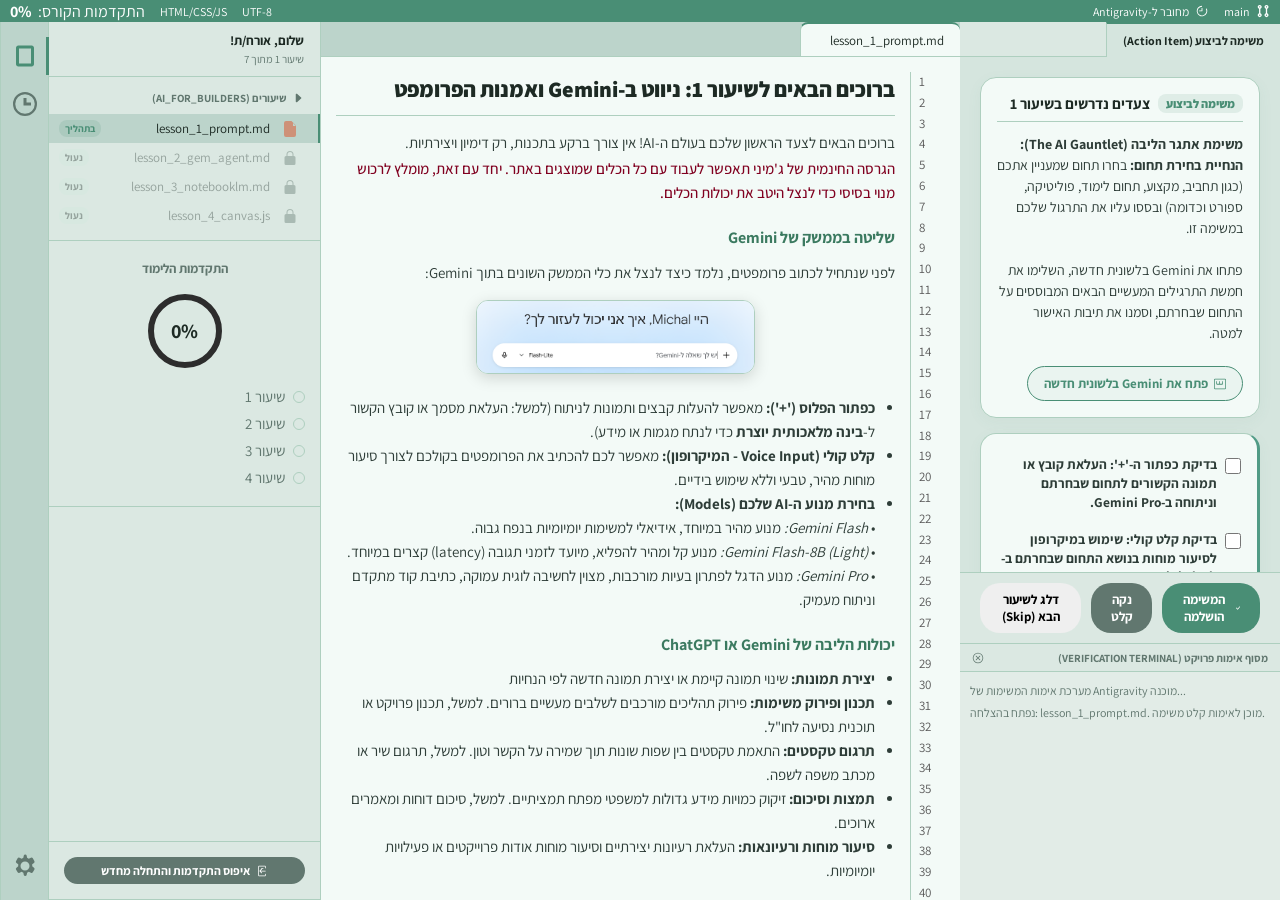
<file: index.html>
<!DOCTYPE html>
<html lang="he" dir="rtl">
<head>
    <meta charset="UTF-8">
    <meta name="viewport" content="width=device-width, initial-scale=1.0">
    <title>AI ליוצרים: מפרומפט למוצר | AI for Builders</title>
    <!-- Google Fonts: Assistant for Hebrew, Fira Code for code snippets -->
    <link rel="preconnect" href="https://fonts.googleapis.com">
    <link rel="preconnect" href="https://fonts.gstatic.com" crossorigin>
    <link href="https://fonts.googleapis.com/css2?family=Assistant:wght@300;400;600;700;800&family=Fira+Code:wght@400;500;700&display=swap" rel="stylesheet">
    <link rel="stylesheet" href="styles.css">
</head>
<body class="ide-theme-vscode">
    <div class="app-container">
        <!-- Status Bar at the very bottom -->
        <footer class="ide-status-bar">
            <div class="status-left">
                <span class="status-item git-branch">
                    <svg class="icon" viewBox="0 0 16 16" width="14" height="14"><path fill="currentColor" d="M5 3.25a.75.75 0 1 1-1.5 0 .75.75 0 0 1 1.5 0zm0 2.122a2.25 2.25 0 1 0-1.5 0v5.256a2.251 2.251 0 1 0 1.5 0V5.372zm-1.5 7.378a.75.75 0 1 1 1.5 0 .75.75 0 0 1-1.5 0zm9.25-9.5a.75.75 0 1 1-1.5 0 .75.75 0 0 1 1.5 0zm0 2.122a2.25 2.25 0 1 0-1.5 0v5.256a2.251 2.251 0 1 0 1.5 0V5.372zm-1.5 7.378a.75.75 0 1 1 1.5 0 .75.75 0 0 1-1.5 0z"></path></svg>
                    <span>main</span>
                </span>
                <span class="status-item sync-status">
                    <svg class="icon spin" viewBox="0 0 16 16" width="14" height="14"><path fill="currentColor" d="M8 3a5 5 0 1 0 4.546 2.914.5.5 0 0 1 .908-.417A6 6 0 1 1 8 2v1z"></path><path fill="currentColor" d="M8 4.4a.5.5 0 0 1 .5.5v3a.5.5 0 0 1-.5.5H5a.5.5 0 0 1 0-1h2.5V4.9a.5.5 0 0 1 .5-.5z"></path></svg>
                    <span id="sync-text">מחובר ל-Antigravity</span>
                </span>
            </div>
            <div class="status-right">
                <span class="status-item">UTF-8</span>
                <span class="status-item">HTML/CSS/JS</span>
                <span class="status-item project-progress-percent">התקדמות הקורס: <strong id="progress-percent">0%</strong></span>
            </div>
        </footer>

        <!-- Main IDE Layout -->
        <main class="ide-workspace">
            
            <!-- 1. Activity Bar (RTL rightmost panel) -->
            <nav class="ide-activity-bar">
                <div class="activity-top">
                    <button class="activity-btn active" data-tab="explorer" title="סייר קבצים (שיעורים)">
                        <svg viewBox="0 0 16 16" width="24" height="24"><path fill="currentColor" d="M12.5 1h-9c-.8 0-1.5.7-1.5 1.5v11c0 .8.7 1.5 1.5 1.5h9c.8 0 1.5-.7 1.5-1.5v-11c0-.8-.7-1.5-1.5-1.5zm-.5 12h-8V3h8v10z"></path></svg>
                    </button>
                    <button class="activity-btn" id="btn-progress-sidebar" title="מדד התקדמות">
                        <svg viewBox="0 0 16 16" width="24" height="24"><path fill="currentColor" d="M8 0a8 8 0 1 0 8 8A8 8 0 0 0 8 0zm0 14.5a6.5 6.5 0 1 1 6.5-6.5 6.51 6.51 0 0 1-6.5 6.5zM9 4H7v5h5V7H9z"></path></svg>
                    </button>
                </div>
                <div class="activity-bottom">
                    <button class="activity-btn" id="btn-settings" title="הגדרות עיצוב">
                        <svg viewBox="0 0 16 16" width="24" height="24"><path fill="currentColor" d="M9.1 1.046a1 1 0 0 0-1.9 0l-.3 1.503a5.53 5.53 0 0 0-1.12.647l-1.393-.687a1 1 0 0 0-1.3.364l-1 1.732a1 1 0 0 0 .22 1.348l1.192.937a5.57 5.57 0 0 0 0 1.298l-1.192.937a1 1 0 0 0-.22 1.348l1 1.732a1 1 0 0 0 1.3.364l1.393-.687a5.53 5.53 0 0 0 1.12.647l.3 1.503a1 1 0 0 0 1.9 0l.3-1.503a5.53 5.53 0 0 0 1.12-.647l1.393.687a1 1 0 0 0 1.3-.364l1-1.732a1 1 0 0 0-.22-1.348l-1.192-.937a5.57 5.57 0 0 0 0-1.298l1.192-.937a1 1 0 0 0 .22-1.348l-1-1.732a1 1 0 0 0-1.3-.364l-1.393.687a5.53 5.53 0 0 0-1.12-.647L9.1 1.046zM8 11a3 3 0 1 1 0-6 3 3 0 0 1 0 6z"></path></svg>
                    </button>
                </div>
            </nav>

            <!-- 2. Sidebar (Explorer & Lessons List) -->
            <aside class="ide-sidebar" id="explorer-sidebar">
                <div class="sidebar-header" id="sidebar-user-header">
                    <div style="font-weight: 700; color: var(--text-header); font-size: 13px;"><span id="sidebar-username">טוען...</span></div>
                    <div style="font-size: 11px; color: var(--text-muted); margin-top: 3px;">שיעור <span id="sidebar-lesson-count">1</span> מתוך 7</div>
                </div>
                <div class="sidebar-section">
                    <div class="section-title">
                        <svg class="icon dropdown-icon" viewBox="0 0 16 16" width="12" height="12"><path fill="currentColor" d="M12.14 8.753l-5.482 4.796c-.646.566-1.658.106-1.658-.753V3.204a1 1 0 0 1 1.659-.753l5.48 4.796a1 1 0 0 1 0 1.506z"></path></svg>
                        <span>שיעורים (AI_FOR_BUILDERS)</span>
                    </div>
                    <ul class="file-list" id="lessons-list">
                        <!-- Populated by JS with locking logic -->
                    </ul>
                </div>

                <!-- Course Progress Visualizer inside Sidebar -->
                <div class="sidebar-section progress-section">
                    <div class="section-title">
                        <span>התקדמות הלימוד</span>
                    </div>
                    <div class="progress-container-sidebar">
                        <div class="progress-radial">
                            <svg class="progress-ring" width="80" height="80">
                                <circle class="progress-ring__circle-bg" stroke="#2d2d2d" stroke-width="6" fill="transparent" r="34" cx="40" cy="40"/>
                                <circle class="progress-ring__circle" id="radial-progress-bar" stroke="var(--accent-color)" stroke-width="6" fill="transparent" r="34" cx="40" cy="40"/>
                            </svg>
                            <div class="progress-text-center" id="radial-progress-text">0%</div>
                        </div>
                        <ul class="lesson-checkmarks" id="lesson-checkmarks-list">
                            <!-- Populated by JS -->
                        </ul>
                    </div>
                </div>
                <!-- User Action Section (Persistent Log Out / Switch User) -->
                <div class="sidebar-section user-section" style="margin-top: auto; padding: 15px; border-top: 1px solid var(--border-color); display: flex; justify-content: center;">
                    <button class="btn btn-secondary" id="btn-logout" style="width: 100%; font-size: 12px; padding: 6px 12px; justify-content: center; border-radius: 20px;">
                        <svg viewBox="0 0 16 16" width="12" height="12" style="margin-left: 6px;"><path fill="currentColor" d="M12 1h-8a1 1 0 0 0-1 1v12a1 1 0 0 0 1 1h8a1 1 0 0 0 1-1v-2a.5.5 0 0 0-1 0v2H4V2h8v2a.5.5 0 0 0 1 0V2a1 1 0 0 0-1-1zm-2 3.5a.5.5 0 0 0-.5-.5h-2a.5.5 0 0 0 0 1h2a.5.5 0 0 0 .5-.5zM7.854 10.854a.5.5 0 0 0 0-.708L6.207 8.5H12.5a.5.5 0 0 0 0-1H6.207l1.647-1.646a.5.5 0 0 0-.708-.708l-2.5 2.5a.5.5 0 0 0 0 .708l2.5 2.5a.5.5 0 0 0 .708 0z"></path></svg>
                        <span>איפוס התקדמות והתחלה מחדש</span>
                    </button>
                </div>
            </aside>

            <!-- 3. Main Editor Panel (Lesson content) -->
            <section class="ide-editor-container">
                <!-- Editor Tab Bar -->
                <div class="editor-tab-bar" id="tab-bar">
                    <!-- Populated by JS based on open tabs -->
                </div>
                <!-- Editor Code Content -->
                <div class="editor-content-area" id="editor-body">
                    <!-- HTML representation of lesson Markdown, styled like VS Code editor -->
                    <div class="editor-window">
                        <div class="line-numbers" id="editor-line-numbers">
                            <!-- Dynamic line numbers -->
                        </div>
                        <div class="code-viewport" id="editor-text-content">
                            <!-- Lesson Content in Hebrew, populated by JS -->
                        </div>
                    </div>
                </div>
            </section>

            <!-- 4. Split Panel (Left side in RTL: Sandbox & Terminal) -->
            <section class="ide-sandbox-container">
                <div class="panel-header">
                    <div class="tab active" id="tab-sandbox">משימה לביצוע (Action Item)</div>
                </div>
                
                <!-- Sandbox Content (contains action steps and inputs) -->
                <div class="sandbox-content" id="sandbox-viewport">
                    <!-- Dynamically injected action items (inputs/textareas) -->
                </div>

                <!-- Run Simulator Actions (Unified Submit buttons) -->
                <div class="sandbox-actions">
                    <button class="btn btn-primary" id="btn-run-code">
                        <svg viewBox="0 0 16 16" width="14" height="14" style="margin-left: 6px;"><path fill="currentColor" d="M10.97 4.97a.75.75 0 0 1 1.07 1.05l-3.99 4.99a.75.75 0 0 1-1.08.02L4.324 8.384a.75.75 0 1 1 1.06-1.06l2.094 2.093 3.473-4.425a.267.267 0 0 1 .02-.022z"></path></svg>
                        <span>המשימה הושלמה</span>
                    </button>
                    <button class="btn btn-secondary" id="btn-reset-sandbox">נקה קלט</button>
                    <button class="btn btn-skip" id="btn-skip-lesson">דלג לשיעור הבא (Skip)</button>
                </div>

                <!-- Integrated Terminal Panel (Bottom of sandbox area) -->
                <div class="ide-terminal-panel">
                    <div class="terminal-header">
                        <span class="terminal-title">מסוף אימות פרויקט (Verification Terminal)</span>
                        <div class="terminal-controls">
                            <button id="clear-terminal" title="נקה מסוף">
                                <svg viewBox="0 0 16 16" width="12" height="12"><path fill="currentColor" d="M8 15A7 7 0 1 1 8 1a7 7 0 0 1 0 14zm0-1A6 6 0 1 0 8 2a6 6 0 0 0 0 12zm2.854-8.854a.5.5 0 0 1 0 .708L8.707 8l2.147 2.146a.5.5 0 0 1-.708.708L8 8.707l-2.146 2.147a.5.5 0 0 1-.708-.708L7.293 8 5.146 5.854a.5.5 0 0 1 .708-.708L8 7.293l2.146-2.147a.5.5 0 0 1 .708 0z"></path></svg>
                            </button>
                        </div>
                    </div>
                    <div class="terminal-body" id="terminal-output">
                        <div class="terminal-line system-msg">מערכת אימות המשימות של Antigravity מוכנה...</div>
                    </div>
                </div>
            </section>

        </main>
    </div>

    <!-- Onboarding Overlay (Module 0) -->
    <div id="onboarding-overlay" class="onboarding-overlay">
        <div class="onboarding-card" style="width: 480px;">
            <div class="onboarding-header" style="text-align: center;">
                <h2 id="onboarding-title">כניסה למערכת</h2>
                <div class="onboarding-subtitle">AI ליוצרים: מפרומפט למוצר</div>
            </div>
            
            <div class="onboarding-body">
                <!-- Step 1: Login Form -->
                <div id="login-step-1" class="onboarding-form">
                    <p style="font-size: 13.5px; color: var(--text-muted); line-height: 1.5; margin-bottom: 15px; text-align: center;">
                        הקלידו שם משתמש כדי להתחיל או להמשיך את הלמידה שלכם.
                    </p>
                    <div class="form-group">
                        <label for="login-username">שם משתמש (Username):</label>
                        <input type="text" id="login-username" autocomplete="off" class="input-text-standard" placeholder="שם משתמש..." style="text-align: center; font-size: 15px; font-weight: bold; letter-spacing: 0.5px;">
                    </div>
                    <div style="display: flex; flex-direction: column; gap: 10px; margin-top: 15px;">
                        <button id="btn-login-continue" class="btn btn-primary" style="justify-content: center; padding: 10px 16px; font-weight: bold;">המשך (Continue)</button>
                        <button id="btn-login-skip" class="btn btn-secondary" style="justify-content: center; padding: 10px 16px;">דילוג ישיר לתרגול (Skip to practice)</button>
                    </div>
                </div>

                <!-- Step 2: Interests Selection (Grid of pre-defined chips) -->
                <div id="login-step-2" style="display: none; flex-direction: column; gap: 12px;">
                    <p style="font-size: 13.5px; color: var(--text-muted); line-height: 1.5; text-align: center; margin-bottom: 10px;">
                        בחרו <strong>בדיוק 5</strong> תחומי עניין מתוך הרשימה כדי להתאים אישית את תרגולי ה-AI שלכם:
                    </p>
                    
                    <div id="interests-selection-grid" class="interests-selection-grid">
                        <!-- Populated dynamically by JavaScript -->
                    </div>
                    
                    <div id="interests-counter-msg" style="text-align: center; font-size: 12.5px; color: var(--accent-color); font-weight: bold; margin-bottom: 5px;">
                        נבחרו: 0 מתוך 5
                    </div>

                    <div style="margin-top: 10px;">
                        <button id="btn-login-submit" class="btn btn-primary" style="display: none; width: 100%; justify-content: center; padding: 10px 16px; font-weight: bold; animation: slideUp 0.2s ease-out;">כניסה לקורס (Login)</button>
                    </div>
                </div>

                <div id="onboarding-error" class="onboarding-error-msg" style="display: none; margin-top: 15px;"></div>
            </div>
        </div>
    </div>

    <!-- Script loading -->
    <script src="app-v3.js?v=1.0.2"></script>
</body>
</html>
</file>
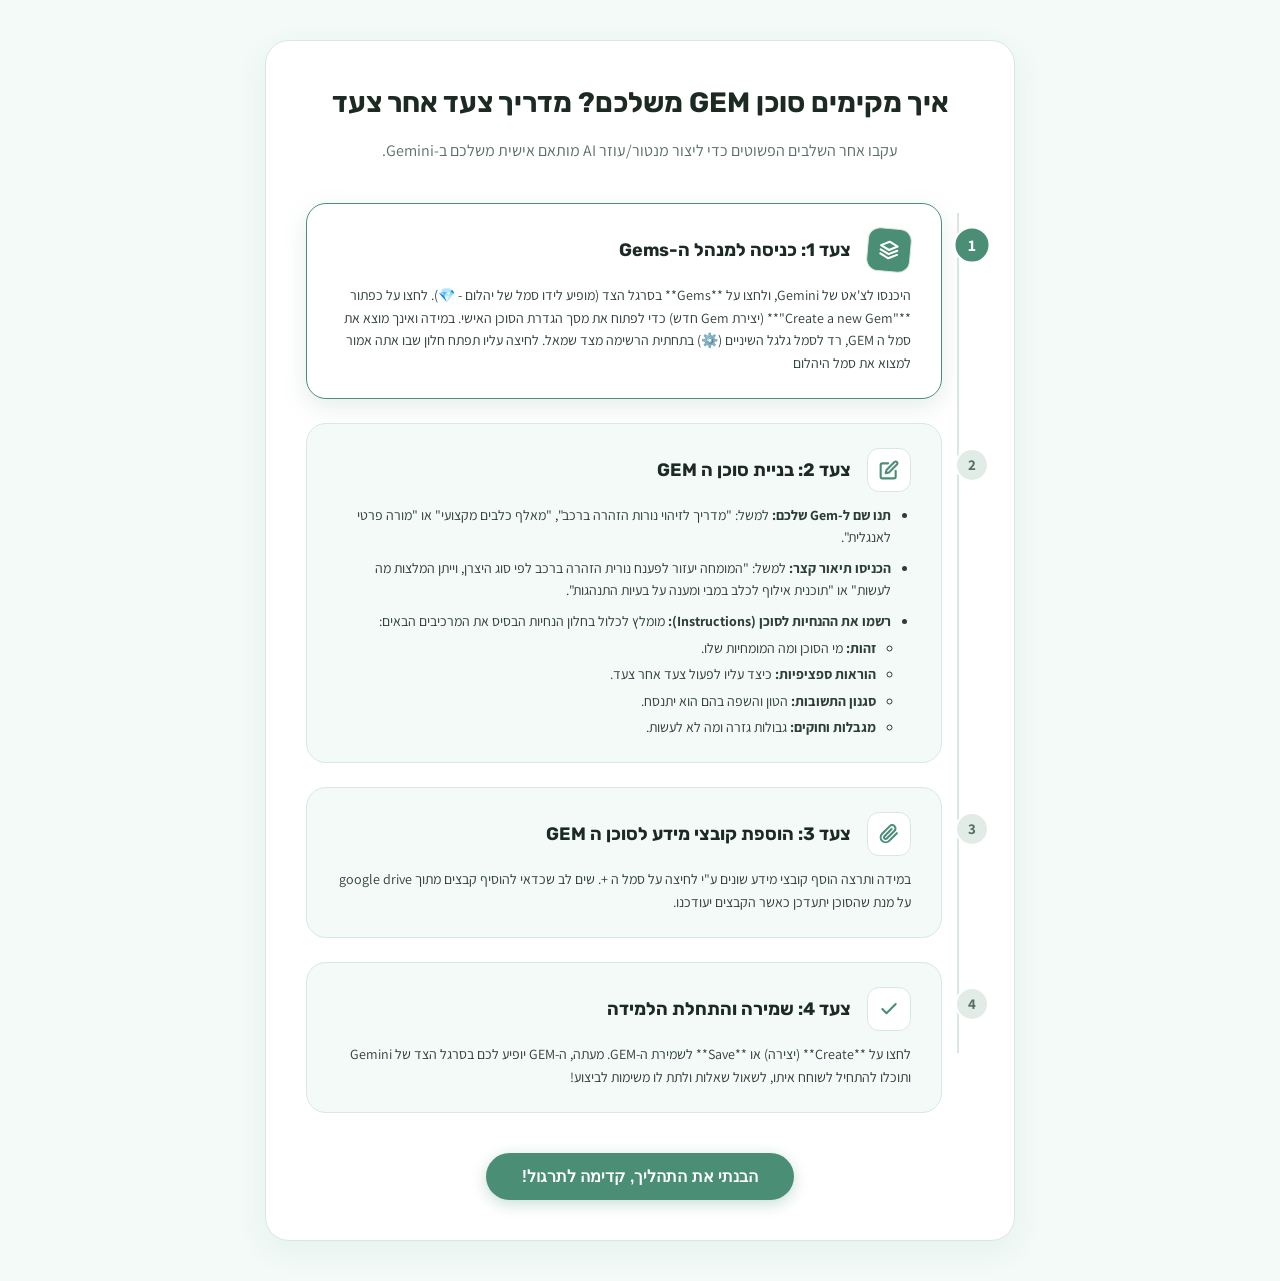
<file: gemini-gem-tutorial.html>
<!DOCTYPE html>
<html lang="he" dir="rtl">
<head>
    <meta charset="UTF-8">
    <meta name="viewport" content="width=device-width, initial-scale=1.0">
    <title>איך מקימים סוכן GEM משלכם? מדריך צעד אחר צעד</title>
    <!-- Google Fonts: Rubik & Assistant -->
    <link rel="preconnect" href="https://fonts.googleapis.com">
    <link rel="preconnect" href="https://fonts.gstatic.com" crossorigin>
    <link href="https://fonts.googleapis.com/css2?family=Assistant:wght@300;400;600;700&family=Rubik:wght@400;500;700&display=swap" rel="stylesheet">
    <style>
        :root {
            /* Cozy Mint Green Palette matching index.html */
            --bg-frame: #D5E5DE;
            --bg-page: #F3FAF7;
            --bg-card: #ffffff;
            --text-main: #2E3D38;
            --text-header: #1D2A24;
            --text-muted: #5A6E66;
            --primary-color: #498E75;
            --primary-hover: #3b745f;
            --accent-color: #C28B63;
            --accent-hover: #a87650;
            --border-color: #DBE8E2;
            --shadow-color: rgba(73, 142, 117, 0.08);
            --step-inactive: #e2ece7;
        }

        * {
            box-sizing: border-box;
            margin: 0;
            padding: 0;
        }

        body {
            font-family: 'Assistant', 'Rubik', sans-serif;
            background-color: var(--bg-page);
            color: var(--text-main);
            line-height: 1.6;
            padding: 40px 20px;
            display: flex;
            justify-content: center;
            align-items: center;
            min-height: 100vh;
        }

        .container {
            max-width: 750px;
            width: 100%;
            background: var(--bg-card);
            border: 1px solid var(--border-color);
            border-radius: 24px;
            padding: 40px;
            box-shadow: 0 10px 30px var(--shadow-color);
        }

        header {
            text-align: center;
            margin-bottom: 40px;
        }

        h1 {
            font-family: 'Rubik', sans-serif;
            font-size: 28px;
            color: var(--text-header);
            margin-bottom: 12px;
            font-weight: 700;
        }

        .subtitle {
            font-size: 16px;
            color: var(--text-muted);
            font-weight: 400;
        }

        /* Timeline / Stepper Styles */
        .stepper-container {
            position: relative;
            margin-bottom: 40px;
            padding-right: 32px; /* For vertical line */
        }

        .stepper-line {
            position: absolute;
            top: 10px;
            right: 15px;
            width: 2px;
            height: calc(100% - 70px);
            background-color: var(--border-color);
            z-index: 1;
            transition: background-color 0.3s;
        }

        .step-card {
            position: relative;
            background: var(--bg-page);
            border: 1px solid var(--border-color);
            border-radius: 20px;
            padding: 24px 30px;
            margin-bottom: 24px;
            z-index: 2;
            cursor: pointer;
            transition: transform 0.3s cubic-bezier(0.175, 0.885, 0.32, 1.275), 
                        box-shadow 0.3s, 
                        border-color 0.3s, 
                        background-color 0.3s;
        }

        .step-card:hover {
            transform: translateY(-4px);
            box-shadow: 0 8px 20px rgba(73, 142, 117, 0.12);
            border-color: var(--primary-color);
            background-color: #ffffff;
        }

        .step-card.active {
            border-color: var(--primary-color);
            background-color: #ffffff;
            box-shadow: 0 8px 24px rgba(73, 142, 117, 0.15);
        }

        /* Number Badge */
        .step-number {
            position: absolute;
            top: 24px;
            right: -48px;
            width: 34px;
            height: 34px;
            background-color: var(--step-inactive);
            border: 2px solid #ffffff;
            color: var(--text-muted);
            border-radius: 50%;
            display: flex;
            align-items: center;
            justify-content: center;
            font-weight: 700;
            font-size: 15px;
            z-index: 3;
            transition: background-color 0.3s, color 0.3s, transform 0.3s;
        }

        .step-card.active .step-number,
        .step-card:hover .step-number {
            background-color: var(--primary-color);
            color: #ffffff;
            transform: scale(1.1);
        }

        /* Step Header */
        .step-header {
            display: flex;
            align-items: center;
            gap: 16px;
            margin-bottom: 12px;
        }

        .step-icon {
            display: flex;
            align-items: center;
            justify-content: center;
            width: 44px;
            height: 44px;
            background-color: #ffffff;
            border: 1px solid var(--border-color);
            border-radius: 12px;
            color: var(--primary-color);
            transition: background-color 0.3s, color 0.3s, transform 0.3s;
        }

        .step-card.active .step-icon,
        .step-card:hover .step-icon {
            background-color: var(--primary-color);
            color: #ffffff;
            transform: rotate(5deg);
        }

        .step-title {
            font-family: 'Rubik', sans-serif;
            font-size: 18px;
            font-weight: 700;
            color: var(--text-header);
        }

        .step-description {
            font-size: 14px;
            color: var(--text-main);
            line-height: 1.6;
        }

        .btn-step {
            display: inline-flex;
            align-items: center;
            gap: 8px;
            margin-top: 12px;
            padding: 8px 16px;
            font-size: 13px;
            font-weight: 600;
            color: #ffffff;
            background-color: var(--primary-color);
            border: none;
            border-radius: 8px;
            cursor: pointer;
            text-decoration: none;
            transition: background-color 0.2s, transform 0.2s, box-shadow 0.2s;
            box-shadow: 0 2px 8px rgba(73, 142, 117, 0.2);
        }

        .btn-step:hover {
            background-color: var(--primary-hover);
            transform: translateY(-1px);
            box-shadow: 0 4px 12px rgba(73, 142, 117, 0.3);
        }

        .btn-step:active {
            transform: translateY(0);
        }

        /* CTA Section */
        .cta-section {
            text-align: center;
            margin-top: 30px;
        }

        .btn-cta {
            display: inline-flex;
            align-items: center;
            justify-content: center;
            padding: 14px 36px;
            font-size: 16px;
            font-weight: 700;
            color: #ffffff;
            background-color: var(--primary-color);
            border: none;
            border-radius: 30px;
            cursor: pointer;
            text-decoration: none;
            box-shadow: 0 4px 15px rgba(73, 142, 117, 0.3);
            transition: background-color 0.2s, transform 0.2s, box-shadow 0.2s;
            animation: pulse 2s infinite;
        }

        .btn-cta:hover {
            background-color: var(--primary-hover);
            transform: translateY(-2px);
            box-shadow: 0 6px 20px rgba(73, 142, 117, 0.4);
        }

        .btn-cta:active {
            transform: translateY(0);
        }

        @keyframes pulse {
            0% {
                box-shadow: 0 0 0 0 rgba(73, 142, 117, 0.4);
            }
            70% {
                box-shadow: 0 0 0 10px rgba(73, 142, 117, 0);
            }
            100% {
                box-shadow: 0 0 0 0 rgba(73, 142, 117, 0);
            }
        }

        @media (max-width: 600px) {
            .container {
                padding: 24px;
            }
            h1 {
                font-size: 22px;
            }
            .stepper-container {
                padding-right: 0;
            }
            .stepper-line {
                display: none;
            }
            .step-number {
                position: static;
                margin-bottom: 12px;
                display: inline-flex;
            }
            .step-header {
                flex-direction: column;
                align-items: flex-start;
                gap: 8px;
            }
        }
    </style>
</head>
<body>

    <div class="container">
        <header>
            <h1>איך מקימים סוכן GEM משלכם? מדריך צעד אחר צעד</h1>
            <div class="subtitle">עקבו אחר השלבים הפשוטים כדי ליצור מנטור/עוזר AI מותאם אישית משלכם ב-Gemini.</div>
        </header>

                        <section class="stepper-container">
            <div class="stepper-line"></div>

            <!-- Step 1 -->
            <div class="step-card active" data-step="1">
                <div class="step-number">1</div>
                <div class="step-header">
                    <div class="step-icon">
                        <!-- Gems manager icon -->
                        <svg width="20" height="20" viewBox="0 0 24 24" fill="none" stroke="currentColor" stroke-width="2.5" stroke-linecap="round" stroke-linejoin="round">
                            <polygon points="12 2 2 7 12 12 22 7 12 2"></polygon>
                            <polyline points="2 17 12 22 22 17"></polyline>
                            <polyline points="2 12 12 17 22 12"></polyline>
                        </svg>
                    </div>
                    <div class="step-title">צעד 1: כניסה למנהל ה-Gems</div>
                </div>
                <div class="step-description">
                    היכנסו לצ'אט של Gemini, ולחצו על **Gems** בסרגל הצד (מופיע לידו סמל של יהלום - 💎). לחצו על כפתור **"Create a new Gem"** (יצירת Gem חדש) כדי לפתוח את מסך הגדרת הסוכן האישי. במידה ואינך מוצא את סמל ה GEM, רד לסמל גלגל השיניים (⚙️) בתחתית הרשימה מצד שמאל. לחיצה עליו תפתח חלון שבו אתה אמור למצוא את סמל היהלום
                </div>
            </div>

            <!-- Step 2 -->
            <div class="step-card" data-step="2">
                <div class="step-number">2</div>
                <div class="step-header">
                    <div class="step-icon">
                        <!-- Pen/Instructions icon -->
                        <svg width="20" height="20" viewBox="0 0 24 24" fill="none" stroke="currentColor" stroke-width="2.5" stroke-linecap="round" stroke-linejoin="round">
                            <path d="M11 4H4a2 2 0 0 0-2 2v14a2 2 0 0 0 2 2h14a2 2 0 0 0 2-2v-7"></path>
                            <path d="M18.5 2.5a2.121 2.121 0 1 1 3 3L12 15l-4 1 1-4 9.5-9.5z"></path>
                        </svg>
                    </div>
                    <div class="step-title">צעד 2: בניית סוכן ה GEM</div>
                </div>
                <div class="step-description">
                    <ul style="margin-right: 15px; margin-bottom: 0; padding-right: 5px; list-style-type: disc; line-height: 1.6;">
                        <li style="margin-bottom: 8px;"><strong>תנו שם ל-Gem שלכם:</strong> למשל: "מדריך לזיהוי נורות הזהרה ברכב", "מאלף כלבים מקצועי" או "מורה פרטי לאנגלית".</li>
                        <li style="margin-bottom: 8px;"><strong>הכניסו תיאור קצר:</strong> למשל: "המומחה יעזור לפענח נורית הזהרה ברכב לפי סוג היצרן, וייתן המלצות מה לעשות" או "תוכנית אילוף לכלב במבי ומענה על בעיות התנהגות".</li>
                        <li style="margin-bottom: 0;"><strong>רשמו את ההנחיות לסוכן (Instructions):</strong> מומלץ לכלול בחלון הנחיות הבסיס את המרכיבים הבאים:
                            <ul style="margin-right: 15px; margin-top: 5px; list-style-type: circle;">
                                <li style="margin-bottom: 4px;"><strong>זהות:</strong> מי הסוכן ומה המומחיות שלו.</li>
                                <li style="margin-bottom: 4px;"><strong>הוראות ספציפיות:</strong> כיצד עליו לפעול צעד אחר צעד.</li>
                                <li style="margin-bottom: 4px;"><strong>סגנון התשובות:</strong> הטון והשפה בהם הוא יתנסח.</li>
                                <li style="margin-bottom: 0;"><strong>מגבלות וחוקים:</strong> גבולות גזרה ומה לא לעשות.</li>
                            </ul>
                        </li>
                    </ul>
                </div>
            </div>

            <!-- Step 3 -->
            <div class="step-card" data-step="3">
                <div class="step-number">3</div>
                <div class="step-header">
                    <div class="step-icon">
                        <!-- File upload/clip icon -->
                        <svg width="20" height="20" viewBox="0 0 24 24" fill="none" stroke="currentColor" stroke-width="2.5" stroke-linecap="round" stroke-linejoin="round">
                            <path d="M21.44 11.05l-9.19 9.19a6 6 0 0 1-8.49-8.49l9.19-9.19a4 4 0 0 1 5.66 5.66l-9.2 9.19a2 2 0 0 1-2.83-2.83l8.49-8.48"></path>
                        </svg>
                    </div>
                    <div class="step-title">צעד 3: הוספת קובצי מידע לסוכן ה GEM</div>
                </div>
                <div class="step-description">
                    במידה ותרצה הוסף קובצי מידע שונים ע"י לחיצה על סמל ה +. שים לב שכדאי להוסיף קבצים מתוך google drive על מנת שהסוכן יתעדכן כאשר הקבצים יעודכנו.
                </div>
            </div>

            <!-- Step 4 -->
            <div class="step-card" data-step="4">
                <div class="step-number">4</div>
                <div class="step-header">
                    <div class="step-icon">
                        <!-- Play/Check icon -->
                        <svg width="20" height="20" viewBox="0 0 24 24" fill="none" stroke="currentColor" stroke-width="2.5" stroke-linecap="round" stroke-linejoin="round">
                            <polyline points="20 6 9 17 4 12"></polyline>
                        </svg>
                    </div>
                    <div class="step-title">צעד 4: שמירה והתחלת הלמידה</div>
                </div>
                <div class="step-description">
                    לחצו על **Create** (יצירה) או **Save** לשמירת ה-GEM. מעתה, ה-GEM יופיע לכם בסרגל הצד של Gemini ותוכלו להתחיל לשוחח איתו, לשאול שאלות ולתת לו משימות לביצוע!
                </div>
            </div>
        </section>

        <div class="cta-section">
            <button id="btn-gem-tutorial-cta" class="btn-cta">הבנתי את התהליך, קדימה לתרגול!</button>
        </div>
    </div>

    <script>
        // Interactive timeline selection
        const cards = document.querySelectorAll('.step-card');
        cards.forEach(card => {
            card.addEventListener('click', () => {
                cards.forEach(c => c.classList.remove('active'));
                card.classList.add('active');
            });
        });

        // CTA button redirect back to index.html with query parameter to highlight lesson 2
        document.getElementById('btn-gem-tutorial-cta').addEventListener('click', () => {
            if (window.opener && !window.opener.closed) {
                try {
                    window.opener.location.href = 'index.html?resume=true&lesson=lesson_2';
                    window.close();
                    return;
                } catch (e) {
                    console.error("Failed to redirect opener:", e);
                }
            }
            window.location.href = 'index.html?resume=true&lesson=lesson_2';
        });
    </script>
</body>
</html>
</file>
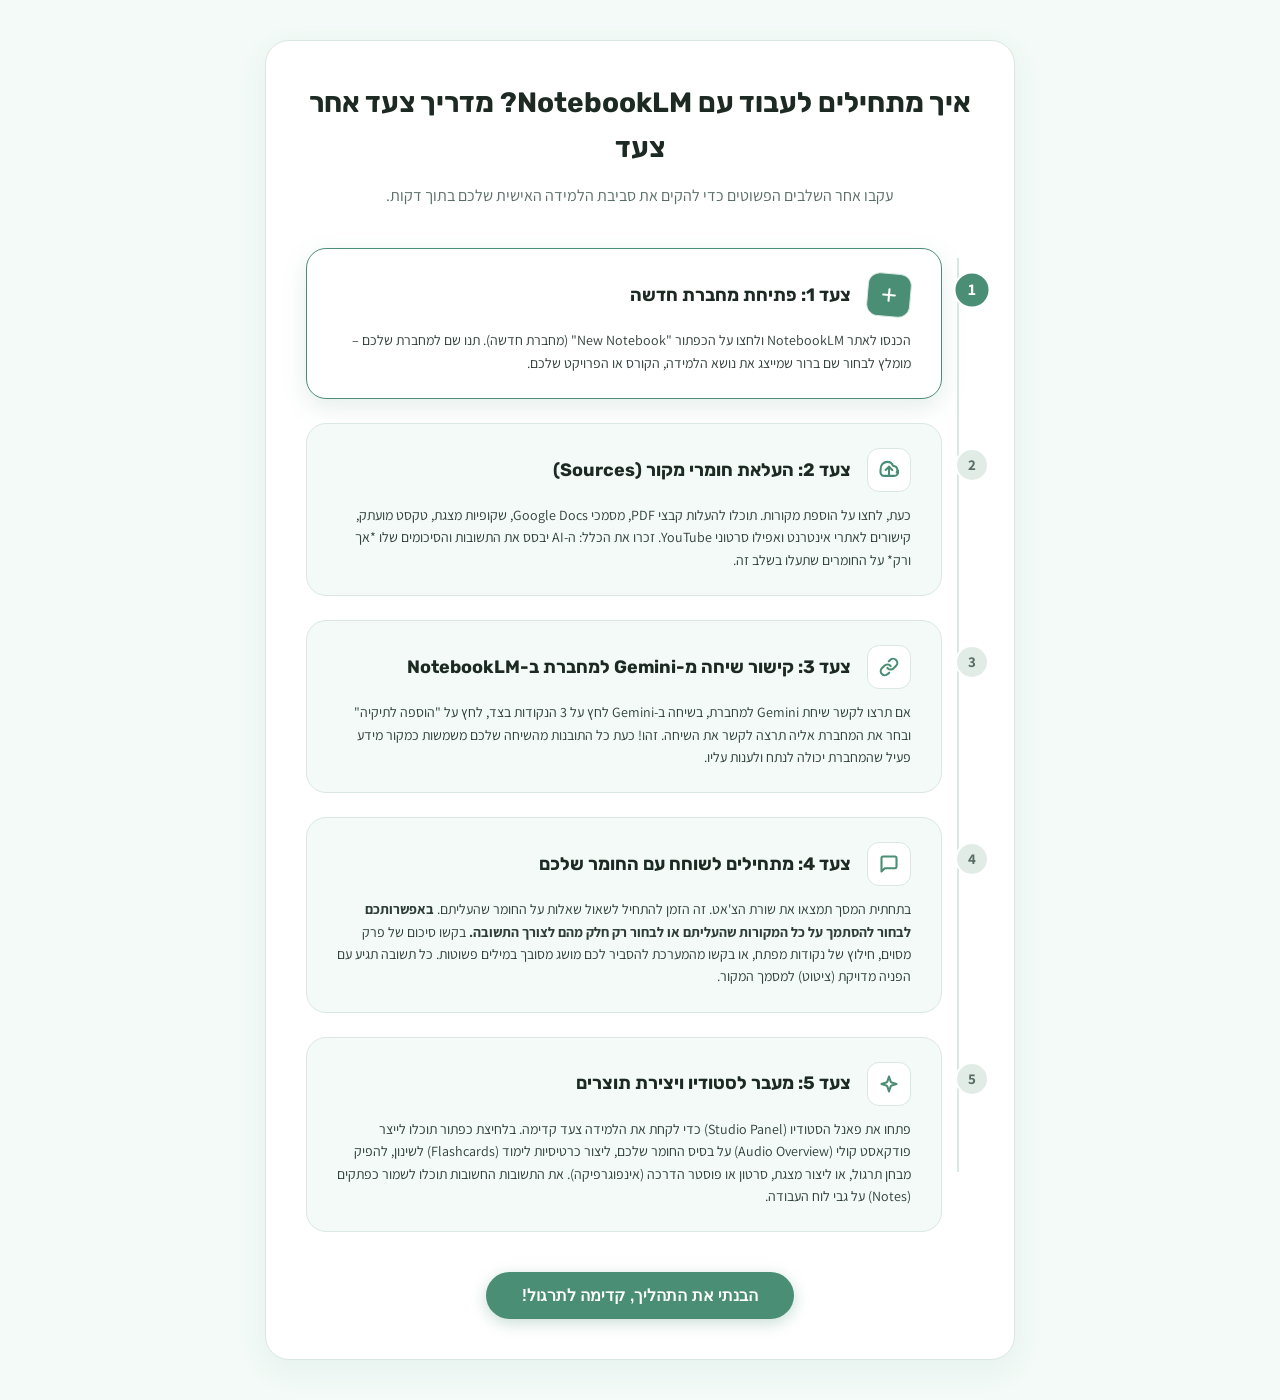
<file: notebooklm-tutorial.html>
<!DOCTYPE html>
<html lang="he" dir="rtl">
<head>
    <meta charset="UTF-8">
    <meta name="viewport" content="width=device-width, initial-scale=1.0">
    <title>איך מתחילים לעבוד עם NotebookLM? מדריך צעד אחר צעד</title>
    <!-- Google Fonts: Rubik & Assistant -->
    <link rel="preconnect" href="https://fonts.googleapis.com">
    <link rel="preconnect" href="https://fonts.gstatic.com" crossorigin>
    <link href="https://fonts.googleapis.com/css2?family=Assistant:wght@300;400;600;700&family=Rubik:wght@400;500;700&display=swap" rel="stylesheet">
    <style>
        :root {
            /* Cozy Mint Green Palette */
            --bg-frame: #D5E5DE;
            --bg-page: #F3FAF7;
            --bg-card: #ffffff;
            --text-main: #2E3D38;
            --text-header: #1D2A24;
            --text-muted: #5A6E66;
            --primary-color: #498E75;
            --primary-hover: #3b745f;
            --accent-color: #C28B63;
            --accent-hover: #a87650;
            --border-color: #DBE8E2;
            --shadow-color: rgba(73, 142, 117, 0.08);
            --step-inactive: #e2ece7;
        }

        * {
            box-sizing: border-box;
            margin: 0;
            padding: 0;
        }

        body {
            font-family: 'Assistant', 'Rubik', sans-serif;
            background-color: var(--bg-page);
            color: var(--text-main);
            line-height: 1.6;
            padding: 40px 20px;
            display: flex;
            justify-content: center;
            align-items: center;
            min-height: 100vh;
        }

        .container {
            max-width: 750px;
            width: 100%;
            background: var(--bg-card);
            border: 1px solid var(--border-color);
            border-radius: 24px;
            padding: 40px;
            box-shadow: 0 10px 30px var(--shadow-color);
        }

        header {
            text-align: center;
            margin-bottom: 40px;
        }

        h1 {
            font-family: 'Rubik', sans-serif;
            font-size: 28px;
            color: var(--text-header);
            margin-bottom: 12px;
            font-weight: 700;
        }

        .subtitle {
            font-size: 16px;
            color: var(--text-muted);
            font-weight: 400;
        }

        /* Timeline / Stepper Styles */
        .stepper-container {
            position: relative;
            margin-bottom: 40px;
            padding-right: 32px; /* For vertical line */
        }

        .stepper-line {
            position: absolute;
            top: 10px;
            right: 15px;
            width: 2px;
            height: calc(100% - 70px);
            background-color: var(--border-color);
            z-index: 1;
            transition: background-color 0.3s;
        }

        .step-card {
            position: relative;
            background: var(--bg-page);
            border: 1px solid var(--border-color);
            border-radius: 20px;
            padding: 24px 30px;
            margin-bottom: 24px;
            z-index: 2;
            cursor: pointer;
            transition: transform 0.3s cubic-bezier(0.175, 0.885, 0.32, 1.275), 
                        box-shadow 0.3s, 
                        border-color 0.3s, 
                        background-color 0.3s;
        }

        .step-card:hover {
            transform: translateY(-4px);
            box-shadow: 0 8px 20px rgba(73, 142, 117, 0.12);
            border-color: var(--primary-color);
            background-color: #ffffff;
        }

        .step-card.active {
            border-color: var(--primary-color);
            background-color: #ffffff;
            box-shadow: 0 8px 24px rgba(73, 142, 117, 0.15);
        }

        /* Number Badge */
        .step-number {
            position: absolute;
            top: 24px;
            right: -48px;
            width: 34px;
            height: 34px;
            background-color: var(--step-inactive);
            border: 2px solid #ffffff;
            color: var(--text-muted);
            border-radius: 50%;
            display: flex;
            align-items: center;
            justify-content: center;
            font-weight: 700;
            font-size: 15px;
            z-index: 3;
            transition: background-color 0.3s, color 0.3s, transform 0.3s;
        }

        .step-card.active .step-number,
        .step-card:hover .step-number {
            background-color: var(--primary-color);
            color: #ffffff;
            transform: scale(1.1);
        }

        /* Step Header */
        .step-header {
            display: flex;
            align-items: center;
            gap: 16px;
            margin-bottom: 12px;
        }

        .step-icon {
            display: flex;
            align-items: center;
            justify-content: center;
            width: 44px;
            height: 44px;
            background-color: #ffffff;
            border: 1px solid var(--border-color);
            border-radius: 12px;
            color: var(--primary-color);
            transition: background-color 0.3s, color 0.3s, transform 0.3s;
        }

        .step-card.active .step-icon,
        .step-card:hover .step-icon {
            background-color: var(--primary-color);
            color: #ffffff;
            transform: rotate(5deg);
        }

        .step-title {
            font-family: 'Rubik', sans-serif;
            font-size: 18px;
            font-weight: 700;
            color: var(--text-header);
        }

        .step-description {
            font-size: 14px;
            color: var(--text-main);
            line-height: 1.6;
        }

        /* CTA Section */
        .cta-section {
            text-align: center;
            margin-top: 30px;
        }

        .btn-cta {
            display: inline-flex;
            align-items: center;
            justify-content: center;
            padding: 14px 36px;
            font-size: 16px;
            font-weight: 700;
            color: #ffffff;
            background-color: var(--primary-color);
            border: none;
            border-radius: 30px;
            cursor: pointer;
            text-decoration: none;
            box-shadow: 0 4px 15px rgba(73, 142, 117, 0.3);
            transition: background-color 0.2s, transform 0.2s, box-shadow 0.2s;
            animation: pulse 2s infinite;
        }

        .btn-cta:hover {
            background-color: var(--primary-hover);
            transform: translateY(-2px);
            box-shadow: 0 6px 20px rgba(73, 142, 117, 0.4);
        }

        .btn-cta:active {
            transform: translateY(0);
        }

        @keyframes pulse {
            0% {
                box-shadow: 0 0 0 0 rgba(73, 142, 117, 0.4);
            }
            70% {
                box-shadow: 0 0 0 10px rgba(73, 142, 117, 0);
            }
            100% {
                box-shadow: 0 0 0 0 rgba(73, 142, 117, 0);
            }
        }

        @media (max-width: 600px) {
            .container {
                padding: 24px;
            }
            h1 {
                font-size: 22px;
            }
            .stepper-container {
                padding-right: 0;
            }
            .stepper-line {
                display: none;
            }
            .step-number {
                position: static;
                margin-bottom: 12px;
                display: inline-flex;
            }
            .step-header {
                flex-direction: column;
                align-items: flex-start;
                gap: 8px;
            }
        }
    </style>
</head>
<body>

    <div class="container">
        <header>
            <h1>איך מתחילים לעבוד עם NotebookLM? מדריך צעד אחר צעד</h1>
            <div class="subtitle">עקבו אחר השלבים הפשוטים כדי להקים את סביבת הלמידה האישית שלכם בתוך דקות.</div>
        </header>

        <section class="stepper-container">
            <div class="stepper-line"></div>

            <!-- Step 1 -->
            <div class="step-card active" data-step="1">
                <div class="step-number">1</div>
                <div class="step-header">
                    <div class="step-icon">
                        <!-- Plus icon -->
                        <svg width="20" height="20" viewBox="0 0 24 24" fill="none" stroke="currentColor" stroke-width="2.5" stroke-linecap="round" stroke-linejoin="round">
                            <line x1="12" y1="5" x2="12" y2="19"></line>
                            <line x1="5" y1="12" x2="19" y2="12"></line>
                        </svg>
                    </div>
                    <div class="step-title">צעד 1: פתיחת מחברת חדשה</div>
                </div>
                <div class="step-description">
                    הכנסו לאתר NotebookLM ולחצו על הכפתור "New Notebook" (מחברת חדשה). תנו שם למחברת שלכם – מומלץ לבחור שם ברור שמייצג את נושא הלמידה, הקורס או הפרויקט שלכם.
                </div>
            </div>

            <!-- Step 2 -->
            <div class="step-card" data-step="2">
                <div class="step-number">2</div>
                <div class="step-header">
                    <div class="step-icon">
                        <!-- Cloud upload icon -->
                        <svg width="20" height="20" viewBox="0 0 24 24" fill="none" stroke="currentColor" stroke-width="2.5" stroke-linecap="round" stroke-linejoin="round">
                            <path d="M21.2 15c.7-1.2 1-2.5.7-3.9-.3-2-1.9-3.6-3.9-3.9H17c-1-2.9-3.7-5-7-5-4.4 0-8 3.6-8 8 0 .3 0 .6.1.9C.9 16.2 3 19 6 19h12c2.8 0 5.2-2.2 5.2-5 0-.8-.3-1.6-.8-2.2z"></path>
                            <polyline points="16 12 12 8 8 12"></polyline>
                            <line x1="12" y1="8" x2="12" y2="18"></line>
                        </svg>
                    </div>
                    <div class="step-title">צעד 2: העלאת חומרי מקור (Sources)</div>
                </div>
                <div class="step-description">
                    כעת, לחצו על הוספת מקורות. תוכלו להעלות קבצי PDF, מסמכי Google Docs, שקופיות מצגת, טקסט מועתק, קישורים לאתרי אינטרנט ואפילו סרטוני YouTube. זכרו את הכלל: ה-AI יבסס את התשובות והסיכומים שלו *אך ורק* על החומרים שתעלו בשלב זה.
                </div>
            </div>

            <!-- Step 3 -->
            <div class="step-card" data-step="3">
                <div class="step-number">3</div>
                <div class="step-header">
                    <div class="step-icon">
                        <!-- Link icon -->
                        <svg width="20" height="20" viewBox="0 0 24 24" fill="none" stroke="currentColor" stroke-width="2.5" stroke-linecap="round" stroke-linejoin="round">
                            <path d="M10 13a5 5 0 0 0 7.54.54l3-3a5 5 0 0 0-7.07-7.07l-1.72 1.71"></path>
                            <path d="M14 11a5 5 0 0 0-7.54-.54l-3 3a5 5 0 0 0 7.07 7.07l1.71-1.71"></path>
                        </svg>
                    </div>
                    <div class="step-title">צעד 3: קישור שיחה מ-Gemini למחברת ב-NotebookLM</div>
                </div>
                <div class="step-description">
                    אם תרצו לקשר שיחת Gemini למחברת, בשיחה ב-Gemini לחץ על 3 הנקודות בצד, לחץ על "הוספה לתיקיה" ובחר את המחברת אליה תרצה לקשר את השיחה. זהו! כעת כל התובנות מהשיחה שלכם משמשות כמקור מידע פעיל שהמחברת יכולה לנתח ולענות עליו.
                </div>
            </div>

            <!-- Step 4 -->
            <div class="step-card" data-step="4">
                <div class="step-number">4</div>
                <div class="step-header">
                    <div class="step-icon">
                        <!-- Message square chat icon -->
                        <svg width="20" height="20" viewBox="0 0 24 24" fill="none" stroke="currentColor" stroke-width="2.5" stroke-linecap="round" stroke-linejoin="round">
                            <path d="M21 15a2 2 0 0 1-2 2H7l-4 4V5a2 2 0 0 1 2-2h14a2 2 0 0 1 2 2z"></path>
                        </svg>
                    </div>
                    <div class="step-title">צעד 4: מתחילים לשוחח עם החומר שלכם</div>
                </div>
                <div class="step-description">
                    בתחתית המסך תמצאו את שורת הצ'אט. זה הזמן להתחיל לשאול שאלות על החומר שהעליתם. <strong>באפשרותכם לבחור להסתמך על כל המקורות שהעליתם או לבחור רק חלק מהם לצורך התשובה.</strong> בקשו סיכום של פרק מסוים, חילוץ של נקודות מפתח, או בקשו מהמערכת להסביר לכם מושג מסובך במילים פשוטות. כל תשובה תגיע עם הפניה מדויקת (ציטוט) למסמך המקור.
                </div>
            </div>

            <!-- Step 5 -->
            <div class="step-card" data-step="5">
                <div class="step-number">5</div>
                <div class="step-header">
                    <div class="step-icon">
                        <!-- Wand / Play icon -->
                        <svg width="20" height="20" viewBox="0 0 24 24" fill="none" stroke="currentColor" stroke-width="2.5" stroke-linecap="round" stroke-linejoin="round">
                            <path d="m12 3-1.912 5.813a2 2 0 0 1-1.275 1.275L3 12l5.813 1.912a2 2 0 0 1 1.275 1.275L12 21l1.912-5.813a2 2 0 0 1 1.275-1.275L21 12l-5.813-1.912a2 2 0 0 1-1.275-1.275L12 3Z"></path>
                        </svg>
                    </div>
                    <div class="step-title">צעד 5: מעבר לסטודיו ויצירת תוצרים</div>
                </div>
                <div class="step-description">
                    פתחו את פאנל הסטודיו (Studio Panel) כדי לקחת את הלמידה צעד קדימה. בלחיצת כפתור תוכלו לייצר פודקאסט קולי (Audio Overview) על בסיס החומר שלכם, ליצור כרטיסיות לימוד (Flashcards) לשינון, להפיק מבחן תרגול, או ליצור מצגת, סרטון או פוסטר הדרכה (אינפוגרפיקה). את התשובות החשובות תוכלו לשמור כפתקים (Notes) על גבי לוח העבודה.
                </div>
            </div>
        </section>

        <div class="cta-section">
            <button id="btn-tutorial-cta" class="btn-cta">הבנתי את התהליך, קדימה לתרגול!</button>
        </div>
    </div>

    <script>
        // Interactive timeline selection
        const cards = document.querySelectorAll('.step-card');
        cards.forEach(card => {
            card.addEventListener('click', () => {
                cards.forEach(c => c.classList.remove('active'));
                card.classList.add('active');
            });
        });

        // CTA button redirect back to index.html with query parameter to highlight lesson 3
        document.getElementById('btn-tutorial-cta').addEventListener('click', () => {
            if (window.opener && !window.opener.closed) {
                try {
                    window.opener.location.href = 'index.html?resume=true&lesson=lesson_3';
                    window.close();
                    return;
                } catch (e) {
                    console.error("Failed to redirect opener:", e);
                }
            }
            window.location.href = 'index.html?resume=true&lesson=lesson_3';
        });
    </script>
</body>
</html>
</file>
<file: styles.css>
/* CSS Design System - "AI ליוצרים" IDE Aesthetic */

:root {
    /* Color Palette - Romantic Pastel Theme (Cozy Mint Green Variation) */
    --bg-darker: #D5E5DE;         /* Soft pastel grey-mint - frame background */
    --bg-dark: #F3FAF7;           /* Soft powder-mint blush - editor & card background */
    --bg-sidebar: #DBE8E2;        /* Soft dusty powder-mint - sidebar background */
    --bg-activity: #BCD4CB;       /* Muted soft steel mint - activity bar */
    --bg-tabs: #BCD4CB;           /* Tab bar inactive background */
    --bg-tab-active: #F3FAF7;     /* Active tab background (matches editor) */
    --bg-terminal: #E2ECE7;       /* Soft grey-mint console background */
    --border-color: #AECFBF;      /* Subtle soft steel mint border */
    
    /* Code Editor Syntax Colors (Pastel Mint Green Inspired) */
    --syntax-keyword: #436657;    /* Deep forest green keyword */
    --syntax-string: #B0683A;     /* Soft terracotta string */
    --syntax-comment: #688A58;    /* Muted sage green comment */
    --syntax-function: #357E88;   /* Teal function */
    --syntax-variable: #5B738A;   /* Muted blue variable */
    --syntax-number: #8C773E;     /* Soft gold number */
    --syntax-tag: #436657;
    --syntax-class: #3B7A60;      /* Soft teal-mint class */
    
    /* Visual Accents & Alerts */
    --accent-color: #498E75;      /* Forest/mint green accent */
    --accent-hover: #35725D;
    --success-color: #519B86;     /* Soft teal/mint green */
    --warning-color: #C28B63;     /* Warm peach warning/analogy */
    --error-color: #C25E5E;       /* Soft coral red error */
    --text-main: #2E3D38;         /* Deep charcoal green text */
    --text-muted: #61776F;        /* Muted slate green text */
    --text-header: #1D2A24;       /* Deep navy-forest green headers */
    
    /* Fonts */
    --font-hebrew: 'Assistant', sans-serif;
    --font-code: 'Fira Code', 'Consolas', monospace;
}

* {
    box-sizing: border-box;
    margin: 0;
    padding: 0;
    font-family: var(--font-hebrew);
}

body {
    background-color: var(--bg-darker);
    color: var(--text-main);
    overflow: hidden;
    height: 100vh;
    display: flex;
    flex-direction: column;
}

/* Base Layout Structure */
.app-container {
    display: flex;
    flex-direction: column;
    height: 100vh;
    width: 100vw;
}

.ide-workspace {
    display: flex;
    flex-direction: row-reverse; /* RTL Layout: Activity Bar & Sidebar on the Right, Editor & Sandbox on the Left */
    flex: 1;
    height: calc(100vh - 22px); /* Space for status bar */
    overflow: hidden;
}

/* 1. Activity Bar (Rightmost in RTL) */
.ide-activity-bar {
    width: 48px;
    background-color: var(--bg-activity);
    border-left: 1px solid var(--border-color);
    display: flex;
    flex-direction: column;
    justify-content: space-between;
    align-items: center;
    padding: 10px 0;
    z-index: 10;
}

.activity-btn {
    background: none;
    border: none;
    color: var(--text-muted);
    width: 48px;
    height: 48px;
    display: flex;
    align-items: center;
    justify-content: center;
    cursor: pointer;
    position: relative;
    transition: color 0.2s, background-color 0.2s;
}

.activity-btn:hover {
    color: var(--text-header);
}

.activity-btn.active {
    color: var(--accent-color);
}

.activity-btn.active::before {
    content: '';
    position: absolute;
    right: 0;
    top: 5px;
    bottom: 5px;
    width: 3px;
    background-color: var(--accent-color);
}

.activity-btn svg {
    transition: transform 0.2s;
}

.activity-btn:hover svg {
    transform: scale(1.1);
}

/* 2. Sidebar (Explorer & Lessons list) */
.ide-sidebar {
    width: calc(25% - 48px);
    min-width: 220px;
    background-color: var(--bg-sidebar);
    border-left: 1px solid var(--border-color);
    display: flex;
    flex-direction: column;
    user-select: none;
    overflow-y: auto;
    flex-shrink: 0;
}

.sidebar-header {
    padding: 10px 16px;
    border-bottom: 1px solid var(--border-color);
}

.sidebar-header h3 {
    font-size: 11px;
    text-transform: uppercase;
    font-weight: 700;
    letter-spacing: 1px;
    color: var(--text-muted);
}

.sidebar-section {
    padding: 10px 0;
    border-bottom: 1px solid var(--border-color);
}

.section-title {
    padding: 4px 16px;
    display: flex;
    align-items: center;
    font-size: 11px;
    font-weight: 700;
    color: var(--text-muted);
    text-transform: uppercase;
    cursor: pointer;
}

.section-title .icon {
    margin-left: 6px;
    transition: transform 0.2s;
}

.file-list {
    list-style: none;
    margin-top: 5px;
}

.file-item {
    display: flex;
    align-items: center;
    padding: 6px 20px 6px 10px;
    font-size: 13px;
    color: var(--text-main);
    cursor: pointer;
    transition: background-color 0.2s;
    border-right: 2px solid transparent;
}

.file-item:hover {
    background-color: var(--bg-activity);
}

.file-item.active {
    background-color: var(--bg-activity);
    color: var(--text-header);
    border-right-color: var(--accent-color);
}

.file-item.locked {
    opacity: 0.4;
    cursor: not-allowed;
    pointer-events: none; /* Disable click when locked */
}

.file-item.locked:hover {
    background: none;
}

.file-item .file-icon {
    margin-left: 8px;
    display: flex;
    align-items: center;
}

.file-item .checkmark-status {
    margin-right: auto;
    font-size: 10px;
    font-weight: bold;
    padding: 2px 6px;
    border-radius: 8px;
    background-color: #D2EADF;
}

.file-item.completed .checkmark-status {
    background-color: rgba(121, 194, 173, 0.2);
    color: var(--success-color);
}

.file-item.active-working .checkmark-status {
    background-color: rgba(73, 142, 117, 0.15);
    color: var(--accent-color);
}

/* Sidebar Progress Panel */
.progress-section {
    display: flex;
    flex-direction: column;
    align-items: center;
    padding: 15px;
}

.progress-section .section-title {
    font-size: 13px;
}

.progress-container-sidebar {
    display: flex;
    flex-direction: column;
    align-items: center;
    width: 100%;
    margin-top: 10px;
}

.progress-radial {
    position: relative;
    display: flex;
    align-items: center;
    justify-content: center;
    margin-bottom: 12px;
}

.progress-ring__circle {
    transition: stroke-dashoffset 0.35s;
    transform: rotate(-90deg);
    transform-origin: 50% 50%;
}

.progress-text-center {
    position: absolute;
    font-size: 20px;
    font-weight: 700;
    color: var(--text-header);
}

.lesson-checkmarks {
    list-style: none;
    width: 100%;
    font-size: 15px;
    color: var(--text-muted);
}

.checkmark-item {
    display: flex;
    align-items: center;
    padding: 4px 0;
}

.checkmark-circle {
    width: 12px;
    height: 12px;
    border-radius: 50%;
    border: 1px solid var(--border-color);
    margin-left: 8px;
    display: inline-block;
    position: relative;
}

.checkmark-item.done .checkmark-circle {
    background-color: var(--success-color);
    border-color: var(--success-color);
}

.checkmark-item.done .checkmark-circle::after {
    content: '';
    position: absolute;
    left: 4px;
    top: 1px;
    width: 3px;
    height: 6px;
    border: solid black;
    border-width: 0 1.5px 1.5px 0;
    transform: rotate(45deg);
}

.checkmark-item.done {
    color: var(--text-main);
}

/* 3. Main Editor Panel (Lesson Text) */
.ide-editor-container {
    width: 50%;
    flex-shrink: 0;
    background-color: var(--bg-dark);
    display: flex;
    flex-direction: column;
    overflow: hidden;
    border-left: 1px solid var(--border-color);
}

.editor-tab-bar {
    display: flex;
    background-color: var(--bg-tabs);
    height: 35px;
    border-bottom: 1px solid var(--border-color);
    overflow-x: auto;
}

.editor-tab {
    display: flex;
    align-items: center;
    padding: 0 16px;
    font-size: 13px;
    color: var(--text-muted);
    background-color: var(--bg-tabs);
    border-left: 1px solid var(--border-color);
    cursor: pointer;
    transition: background-color 0.2s, color 0.2s;
}

.editor-tab.active {
    background-color: var(--bg-tab-active);
    color: var(--text-header);
    border-top: 2px solid var(--accent-color);
    border-top-left-radius: 8px;
    border-top-right-radius: 8px;
    height: 35px;
}

.editor-tab:hover:not(.active) {
    background-color: #D2EADF;
    color: var(--text-main);
}

.editor-tab .close-tab {
    margin-right: 8px;
    font-size: 11px;
    opacity: 0;
    transition: opacity 0.2s;
}

.editor-tab:hover .close-tab {
    opacity: 0.6;
}

.editor-tab .close-tab:hover {
    opacity: 1;
}

/* Code Editor Window */
.editor-content-area {
    flex: 1;
    overflow-y: auto;
    position: relative;
}

.editor-window {
    display: flex;
    padding: 15px;
    min-height: 100%;
}

.line-numbers {
    width: 35px;
    text-align: left;
    color: #5a5a5a;
    font-family: var(--font-code);
    font-size: 13px;
    line-height: 1.6;
    user-select: none;
    border-left: 1px solid var(--border-color);
    padding-left: 8px;
}

.code-viewport {
    flex: 1;
    padding-right: 15px;
    line-height: 1.6;
    font-size: 15px;
}

/* Formatting for markdown-like lesson text */
.lesson-h1 {
    font-size: 22px;
    font-weight: 800;
    color: var(--text-header);
    margin-bottom: 15px;
    border-bottom: 1px solid var(--border-color);
    padding-bottom: 8px;
}

.lesson-h2 {
    font-size: 16px;
    font-weight: 700;
    color: var(--syntax-class);
    margin: 20px 0 10px 0;
}

.lesson-p {
    margin-bottom: 12px;
    color: var(--text-main);
}

/* Analogy block highlight */
.analogy-box {
    background-color: rgba(234, 162, 130, 0.1);
    border-right: 4px solid var(--warning-color);
    padding: 12px 16px;
    margin: 15px 0;
    border-radius: 12px;
}

.analogy-box strong {
    color: var(--warning-color);
}

/* Technical alert block */
.tech-box {
    background-color: rgba(166, 91, 125, 0.08);
    border-right: 4px solid var(--syntax-keyword);
    padding: 12px 16px;
    margin: 15px 0;
    border-radius: 12px;
}

.tech-box strong {
    color: var(--syntax-keyword);
}

/* Code Snippets within lessons */
.lesson-code-block {
    background-color: var(--bg-darker);
    border: 1px solid var(--border-color);
    border-radius: 12px;
    padding: 10px 14px;
    margin: 12px 0;
    font-family: var(--font-code);
    font-size: 13px;
    direction: ltr;
    text-align: left;
    overflow-x: auto;
}

/* Syntax Highlighting Utilities */
.keyword { color: var(--syntax-keyword); font-weight: bold; }
.string { color: var(--syntax-string); }
.comment { color: var(--syntax-comment); font-style: italic; }
.fn { color: var(--syntax-function); }
.var { color: var(--syntax-variable); }
.num { color: var(--syntax-number); }

/* 4. Split Sandbox Panel (Leftmost in RTL) */
.ide-sandbox-container {
    width: 25%;
    flex-shrink: 0;
    background-color: var(--bg-darker);
    display: flex;
    flex-direction: column;
    overflow: hidden;
}

.panel-header {
    display: flex;
    background-color: var(--bg-sidebar);
    border-bottom: 1px solid var(--border-color);
    height: 35px;
}

.panel-header .tab {
    padding: 0 16px;
    font-size: 12px;
    color: var(--text-muted);
    display: flex;
    align-items: center;
    border-left: 1px solid var(--border-color);
    font-weight: 700;
}

.panel-header .tab.active {
    background-color: var(--bg-darker);
    color: var(--text-header);
    border-top: 2px solid var(--accent-color);
    height: 35px;
}

.sandbox-content {
    flex: 1.3;
    padding: 20px;
    overflow-y: auto;
    display: flex;
    flex-direction: column;
    gap: 15px;
}

.sandbox-actions {
    padding: 10px 20px;
    background-color: var(--bg-sidebar);
    border-top: 1px solid var(--border-color);
    display: flex;
    gap: 10px;
    justify-content: flex-start;
}

.btn {
    padding: 8px 18px;
    font-size: 13px;
    font-weight: 700;
    border-radius: 20px;
    border: none;
    cursor: pointer;
    transition: background-color 0.2s, transform 0.1s;
    display: flex;
    align-items: center;
}

.btn:active {
    transform: scale(0.98);
}

.btn-primary {
    background-color: var(--accent-color);
    color: #ffffff;
}

.btn-primary:hover {
    background-color: var(--accent-hover);
}

.btn-secondary {
    background-color: var(--text-muted);
    color: #ffffff;
}

.btn-secondary:hover {
    background-color: var(--text-main);
}

/* Integrated Terminal styles */
.ide-terminal-panel {
    flex: 0.7;
    background-color: var(--bg-terminal);
    border-top: 1px solid var(--border-color);
    display: flex;
    flex-direction: column;
    overflow: hidden;
}

.terminal-header {
    height: 28px;
    background-color: var(--bg-sidebar);
    border-bottom: 1px solid var(--border-color);
    padding: 0 12px;
    display: flex;
    justify-content: space-between;
    align-items: center;
}

.terminal-title {
    font-size: 11px;
    font-weight: 700;
    text-transform: uppercase;
    color: var(--text-muted);
}

.terminal-controls button {
    background: none;
    border: none;
    color: var(--text-muted);
    cursor: pointer;
    display: flex;
    align-items: center;
}

.terminal-controls button:hover {
    color: var(--text-header);
}

.terminal-body {
    flex: 1;
    padding: 10px;
    overflow-y: auto;
    font-family: var(--font-code);
    font-size: 12px;
    line-height: 1.5;
    direction: ltr;
    text-align: left;
}

.terminal-line {
    margin-bottom: 4px;
    word-break: break-all;
}

.terminal-line.system-msg {
    color: var(--text-muted);
}

.terminal-line.cmd-prompt::before {
    content: "$ ";
    color: var(--success-color);
}

.terminal-line.cmd-prompt {
    color: var(--text-header);
}

.terminal-line.success-msg {
    color: var(--success-color);
}

.terminal-line.error-msg {
    color: var(--error-color);
}

.terminal-line.warning-msg {
    color: var(--warning-color);
}

.terminal-line.info-msg {
    color: var(--syntax-variable);
}

/* Action Item Box Widgets */
.action-box-container {
    border: 1px solid var(--border-color);
    border-radius: 16px;
    background-color: var(--bg-dark);
    padding: 16px;
    display: flex;
    flex-direction: column;
    gap: 12px;
    box-shadow: 0 4px 15px rgba(73, 142, 117, 0.05);
}

.action-header {
    display: flex;
    align-items: center;
    gap: 8px;
    border-bottom: 1px solid var(--border-color);
    padding-bottom: 8px;
}

.action-badge {
    background-color: rgba(73, 142, 117, 0.12);
    color: var(--accent-color);
    font-size: 12px;
    font-weight: 800;
    padding: 2px 8px;
    border-radius: 8px;
    text-transform: uppercase;
}

.action-title {
    font-size: 15px;
    font-weight: 700;
    color: var(--text-header);
}

.action-steps {
    font-size: 14px;
    line-height: 1.5;
    color: var(--text-main);
}

.action-steps ol {
    margin-right: 18px;
}

.action-link-btn {
    background-color: rgba(73, 142, 117, 0.05);
    border: 1px solid var(--accent-color);
    color: var(--accent-color);
    text-decoration: none;
    padding: 8px 16px;
    border-radius: 20px;
    font-size: 13px;
    font-weight: bold;
    display: inline-flex;
    align-items: center;
    justify-content: center;
    gap: 6px;
    transition: background-color 0.2s;
    margin-top: 5px;
}

.action-link-btn:hover {
    background-color: rgba(73, 142, 117, 0.2);
}

/* Form Styles for Action Submissions */
.action-input-area {
    display: flex;
    flex-direction: column;
    gap: 8px;
    margin-top: 5px;
}

.action-input-area label {
    font-size: 13px;
    font-weight: bold;
    color: var(--success-color);
}

.textarea-monospace {
    font-family: var(--font-code);
    background-color: var(--bg-darker);
    border: 1px solid var(--border-color);
    color: var(--text-main);
    border-radius: 12px;
    padding: 10px;
    font-size: 13px;
    min-height: 120px;
    resize: vertical;
    direction: ltr;
    text-align: left;
}

.textarea-monospace:focus {
    outline: none;
    border-color: var(--success-color);
}

.input-text-standard {
    background-color: var(--bg-darker);
    border: 1px solid var(--border-color);
    color: var(--text-main);
    border-radius: 12px;
    padding: 8px 12px;
    font-size: 14px;
    direction: ltr;
    text-align: left;
}

.input-text-standard:focus {
    outline: none;
    border-color: var(--success-color);
}

.checkbox-container {
    display: flex;
    align-items: center;
    gap: 8px;
    cursor: pointer;
    font-size: 14px;
    user-select: none;
}

.checkbox-container input {
    width: 16px;
    height: 16px;
    cursor: pointer;
}

/* General Layout Utilities */
.ide-status-bar {
    height: 22px;
    background-color: var(--accent-color);
    color: #ffffff;
    display: flex;
    justify-content: space-between;
    align-items: center;
    padding: 0 10px;
    font-size: 12px;
    z-index: 10;
    direction: rtl;
}

.project-progress-percent {
    font-size: 16px;
}

.status-left, .status-right {
    display: flex;
    align-items: center;
    gap: 15px;
}

.status-item {
    display: flex;
    align-items: center;
    gap: 6px;
}

.icon {
    display: inline-block;
    vertical-align: middle;
}

.icon.spin {
    animation: rotate 2s linear infinite;
}

@keyframes rotate {
    100% {
        transform: rotate(-360deg);
    }
}

/* Animations & Transitions */
.fade-in {
    animation: fadeIn 0.3s ease-in-out;
}

@keyframes fadeIn {
    from { opacity: 0; transform: translateY(4px); }
    to { opacity: 1; transform: translateY(0); }
}

/* Responsive UI Adjustments */
@media (max-width: 1024px) {
    .ide-workspace {
        flex-direction: column;
        overflow-y: auto;
        height: auto;
    }
    .ide-sidebar {
        width: 100%;
        height: 200px;
    }
    .ide-editor-container {
        width: 100%;
        height: 400px;
    }
    .ide-sandbox-container {
        width: 100%;
        height: 600px;
    }
}

/* Module 0 Onboarding Overlay */
.onboarding-overlay {
    position: fixed;
    top: 0;
    left: 0;
    width: 100vw;
    height: 100vh;
    background-color: rgba(17, 17, 18, 0.96);
    display: none;
    justify-content: center;
    align-items: center;
    z-index: 1000;
    transition: opacity 0.3s ease-in-out;
}

.onboarding-card {
    width: 780px;
    max-width: 95%;
    background-color: var(--bg-dark);
    border: 1px solid var(--border-color);
    border-radius: 20px;
    padding: 30px;
    display: flex;
    flex-direction: column;
    box-shadow: 0 20px 50px rgba(0, 0, 0, 0.6);
    animation: slideUp 0.3s ease-out;
    direction: rtl;
}

@keyframes slideUp {
    from { transform: translateY(20px); opacity: 0; }
    to { transform: translateY(0); opacity: 1; }
}

.onboarding-header {
    border-bottom: 1px solid var(--border-color);
    padding-bottom: 15px;
    margin-bottom: 15px;
}

.onboarding-header h2 {
    font-size: 24px;
    font-weight: 800;
    color: var(--text-header);
}

.onboarding-subtitle {
    font-size: 14px;
    color: var(--accent-color);
    margin-top: 5px;
    font-weight: bold;
}

.onboarding-body {
    display: flex;
    flex-direction: column;
    gap: 15px;
}

.onboarding-choices-container {
    display: flex;
    gap: 24px;
    align-items: stretch;
    margin-top: 10px;
}

.onboarding-choice-box {
    flex: 1;
    display: flex;
    flex-direction: column;
    background: rgba(255, 255, 255, 0.015);
    border: 1.5px solid var(--border-color);
    border-radius: 16px;
    padding: 24px;
    gap: 16px;
    justify-content: space-between;
    transition: all 0.25s ease-in-out;
}

.onboarding-choice-box:hover {
    transform: translateY(-3px);
    background: rgba(255, 255, 255, 0.035);
    box-shadow: 0 10px 25px rgba(0, 0, 0, 0.4);
}

.onboarding-choice-box.option-personalized {
    border-color: rgba(73, 142, 117, 0.3);
}

.onboarding-choice-box.option-personalized:hover {
    border-color: var(--success-color);
    box-shadow: 0 10px 25px rgba(73, 142, 117, 0.15);
}

.onboarding-choice-box.option-quick {
    border-color: rgba(204, 167, 0, 0.2);
}

.onboarding-choice-box.option-quick:hover {
    border-color: var(--accent-color);
    box-shadow: 0 10px 25px rgba(204, 167, 0, 0.15);
}

.onboarding-form {
    display: flex;
    flex-direction: column;
    gap: 12px;
}

.form-group {
    display: flex;
    flex-direction: column;
    gap: 6px;
}

.form-group label {
    font-size: 13px;
    font-weight: bold;
    color: var(--text-header);
}

.interests-grid {
    display: grid;
    grid-template-columns: 1fr 1fr;
    gap: 8px;
}

@media (max-width: 768px) {
    .onboarding-choices-container {
        flex-direction: column;
    }
    .onboarding-card {
        padding: 20px;
    }
}

.onboarding-error-msg {
    color: var(--error-color);
    font-size: 14px;
    font-weight: bold;
    background-color: rgba(233, 128, 128, 0.15);
    border: 1px solid rgba(233, 128, 128, 0.25);
    border-radius: 12px;
    padding: 10px 15px;
}

.onboarding-card .input-text-standard {
    font-size: 14px;
}

.onboarding-card .btn {
    font-size: 14px;
}

/* Step 2 Interests Grid Styles */
.interests-selection-grid {
    display: grid;
    grid-template-columns: repeat(3, 1fr);
    gap: 8px;
    margin: 15px 0;
    max-height: 240px;
    overflow-y: auto;
    padding: 6px;
}

.interest-chip {
    background-color: rgba(255, 255, 255, 0.4);
    border: 1px solid var(--border-color);
    color: var(--text-main);
    padding: 10px 8px;
    border-radius: 12px;
    text-align: center;
    font-size: 13.5px;
    font-weight: 600;
    cursor: pointer;
    transition: all 0.2s ease-in-out;
    user-select: none;
}

.interest-chip:hover {
    background-color: var(--bg-darker);
    border-color: var(--accent-color);
    transform: scale(1.02);
}

.interest-chip.selected {
    background-color: var(--accent-color);
    border-color: var(--accent-hover);
    color: #ffffff;
    box-shadow: 0 4px 10px rgba(73, 142, 117, 0.3);
}
</file>
